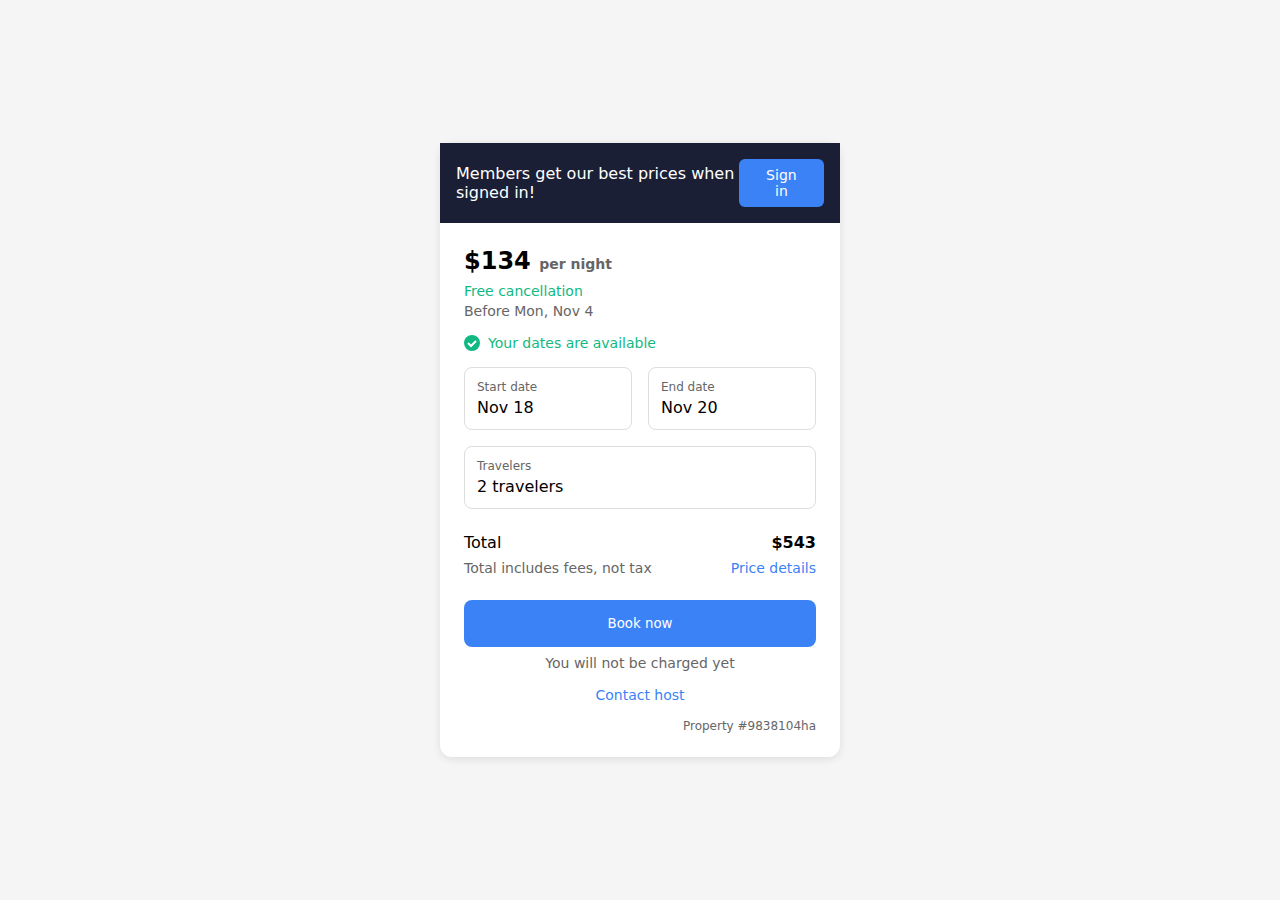
<file: booking-card1.html>
<!DOCTYPE html>
<html lang="en">
<head>
    <meta charset="UTF-8">
    <meta name="viewport" content="width=device-width, initial-scale=1.0">
    <title>Booking Interface</title>
    <style>
        * {
            margin: 0;
            padding: 0;
            box-sizing: border-box;
            font-family: system-ui, -apple-system, sans-serif;
        }

        body {
            display: flex;
            justify-content: center;
            align-items: center;
            min-height: 100vh;
            background-color: #f5f5f5;
            padding: 1rem;
        }

        .booking-card {
            width: 100%;
            max-width: 400px;
            background: white;
            border-radius: 12px;
            overflow: visible;
            box-shadow: 0 2px 8px rgba(0, 0, 0, 0.1);
            position: relative;
        }

        .member-banner {
            background-color: #1a1f36;
            color: white;
            padding: 1rem;
            display: flex;
            justify-content: space-between;
            align-items: center;
        }

        .sign-in-btn {
            background-color: #3b82f6;
            color: white;
            border: none;
            padding: 0.5rem 1.5rem;
            border-radius: 6px;
            cursor: pointer;
            font-size: 0.875rem;
        }

        .booking-content {
            padding: 1.5rem;
        }

        .price {
            font-size: 1.5rem;
            font-weight: bold;
            margin-bottom: 0.5rem;
        }

        .per-night {
            color: #666;
            font-size: 0.875rem;
        }

        .cancellation {
            color: #10b981;
            font-size: 0.875rem;
            margin-bottom: 0.5rem;
        }

        .cancellation-date {
            color: #666;
            font-size: 0.875rem;
            display: block;
            margin-top: 0.25rem;
        }

        .availability {
            display: flex;
            align-items: center;
            gap: 0.5rem;
            color: #10b981;
            font-size: 0.875rem;
            margin: 1rem 0;
        }

        .date-inputs {
            display: grid;
            grid-template-columns: 1fr 1fr;
            gap: 1rem;
            margin-bottom: 1rem;
        }

        .date-input {
            border: 1px solid #ddd;
            padding: 0.75rem;
            border-radius: 8px;
        }

        .date-label {
            font-size: 0.75rem;
            color: #666;
            margin-bottom: 0.25rem;
        }

        .travelers-input {
            border: 1px solid #ddd;
            padding: 0.75rem;
            border-radius: 8px;
            margin-bottom: 1.5rem;
            cursor: pointer;
        }

        .total-section {
            display: flex;
            justify-content: space-between;
            align-items: center;
            margin-bottom: 0.5rem;
        }

        .total-price {
            font-weight: bold;
        }

        .price-details {
            display: flex;
            justify-content: space-between;
            font-size: 0.875rem;
            color: #666;
            margin-bottom: 1.5rem;
        }

        .price-details a {
            color: #3b82f6;
            text-decoration: none;
        }

        .book-now-btn {
            width: 100%;
            background-color: #3b82f6;
            color: white;
            border: none;
            padding: 1rem;
            border-radius: 8px;
            font-weight: 500;
            cursor: pointer;
            margin-bottom: 0.5rem;
        }

        .no-charge {
            text-align: center;
            font-size: 0.875rem;
            color: #666;
            margin-bottom: 1rem;
        }

        .contact-host {
            display: block;
            text-align: center;
            color: #3b82f6;
            text-decoration: none;
            margin-bottom: 1rem;
            font-size: 0.875rem;
        }

        .property-id {
            text-align: right;
            font-size: 0.75rem;
            color: #666;
        }

        .checkmark {
            width: 16px;
            height: 16px;
            fill: #10b981;
        }

        /* Travelers Popup Styles */
        .travelers-popup {
            display: none;
            position: absolute;
            top: 301px;
            left: 0;
            right: 0;
            background: white;
            border-radius: 12px;
            box-shadow: 0 4px 12px rgba(0, 0, 0, 0.1);
            padding: 1.5rem;
            margin: 0.5rem;
            z-index: 1000;
        }

        .travelers-popup.active {
            display: block;
        }

        .traveler-row {
            display: flex;
            justify-content: space-between;
            align-items: center;
            margin-bottom: 1rem;
        }

        .traveler-type {
            font-weight: 500;
        }

        .counter-controls {
            display: flex;
            align-items: center;
            gap: 1rem;
        }

        .counter-btn {
            width: 28px;
            height: 28px;
            border: 1px solid #ddd;
            border-radius: 50%;
            display: flex;
            align-items: center;
            justify-content: center;
            background: white;
            cursor: pointer;
            font-size: 1.25rem;
            color: #666;
        }

        .counter-btn:disabled {
            opacity: 0.5;
            cursor: not-allowed;
        }

        .counter-value {
            min-width: 20px;
            text-align: center;
        }

        .pets-checkbox {
            margin: 1rem 0;
            display: flex;
            align-items: center;
            gap: 0.5rem;
        }

        .pets-checkbox input[type="checkbox"] {
            width: 16px;
            height: 16px;
        }

        .done-btn {
            width: 100%;
            background-color: #3b82f6;
            color: white;
            border: none;
            padding: 0.75rem;
            border-radius: 8px;
            font-weight: 500;
            cursor: pointer;
            margin-top: 1rem;
        }
    </style>
</head>
<body>
    <div class="booking-card">
        <div class="member-banner">
            <span>Members get our best prices when signed in!</span>
            <button class="sign-in-btn">Sign in</button>
        </div>
        
        <div class="booking-content">
            <div class="price">
                $134 <span class="per-night">per night</span>
            </div>

            <div class="cancellation">
                Free cancellation
                <span class="cancellation-date">Before Mon, Nov 4</span>
            </div>

            <div class="availability">
                <svg class="checkmark" viewBox="0 0 16 16">
                    <circle cx="8" cy="8" r="8" fill="currentColor"/>
                    <path d="M4 8l3 3l5-5" stroke="white" fill="none" stroke-width="2"/>
                </svg>
                Your dates are available
            </div>

            <div class="date-inputs">
                <div class="date-input">
                    <div class="date-label">Start date</div>
                    <div>Nov 18</div>
                </div>
                <div class="date-input">
                    <div class="date-label">End date</div>
                    <div>Nov 20</div>
                </div>
            </div>

            <div class="travelers-input" id="travelersInput">
                <div class="date-label">Travelers</div>
                <div id="travelersDisplay">2 travelers</div>
            </div>

            <div class="travelers-popup" id="travelersPopup">
                <div class="traveler-row">
                    <div class="traveler-type">Adults</div>
                    <div class="counter-controls">
                        <button class="counter-btn" onclick="updateCount('adults', -1)" id="adultsDecrement">-</button>
                        <span class="counter-value" id="adultsCount">2</span>
                        <button class="counter-btn" onclick="updateCount('adults', 1)" id="adultsIncrement">+</button>
                    </div>
                </div>
                <div class="traveler-row">
                    <div class="traveler-type">Children</div>
                    <div class="counter-controls">
                        <button class="counter-btn" onclick="updateCount('children', -1)" id="childrenDecrement">-</button>
                        <span class="counter-value" id="childrenCount">0</span>
                        <button class="counter-btn" onclick="updateCount('children', 1)" id="childrenIncrement">+</button>
                    </div>
                </div>
                <div class="pets-checkbox">
                    <input type="checkbox" id="petsCheckbox">
                    <label for="petsCheckbox">I am travelling with pets</label>
                </div>
                <button class="done-btn" onclick="closeTravelersPopup()">Done</button>
            </div>

            <div class="total-section">
                <span>Total</span>
                <span class="total-price">$543</span>
            </div>

            <div class="price-details">
                <span>Total includes fees, not tax</span>
                <a href="#">Price details</a>
            </div>

            <button class="book-now-btn">Book now</button>
            <div class="no-charge">You will not be charged yet</div>
            <a href="#" class="contact-host">Contact host</a>
            <div class="property-id">Property #9838104ha</div>
        </div>
    </div>

    <script>
        const travelersInput = document.getElementById('travelersInput');
        const travelersPopup = document.getElementById('travelersPopup');
        const travelersDisplay = document.getElementById('travelersDisplay');
        
        let counts = {
            adults: 2,
            children: 0
        };

        travelersInput.addEventListener('click', (event) => {
            event.stopPropagation();
            travelersPopup.classList.toggle('active');
        });

        function updateCount(type, change) {
            const newCount = counts[type] + change;
            
            if (type === 'adults') {
                if (newCount >= 1 && newCount <= 10) {
                    counts.adults = newCount;
                    document.getElementById('adultsCount').textContent = newCount;
                    document.getElementById('adultsDecrement').disabled = newCount <= 1;
                    document.getElementById('adultsIncrement').disabled = newCount >= 10;
                }
            } else {
                if (newCount >= 0 && newCount <= 10) {
                    counts.children = newCount;
                    document.getElementById('childrenCount').textContent = newCount;
                    document.getElementById('childrenDecrement').disabled = newCount <= 0;
                    document.getElementById('childrenIncrement').disabled = newCount >= 10;
                }
            }
            
            updateTravelersDisplay();
        }

        function updateTravelersDisplay() {
            const total = counts.adults + counts.children;
            travelersDisplay.textContent = `${total} traveler${total !== 1 ? 's' : ''}`;
        }

        function closeTravelersPopup() {
            travelersPopup.classList.remove('active');
        }

        // Close popup when clicking outside
        document.addEventListener('click', (event) => {
            if (!travelersPopup.contains(event.target) && !travelersInput.contains(event.target)) {
                closeTravelersPopup();
            }
        });

        // Prevent popup from closing when clicking inside it
        travelersPopup.addEventListener('click', (event) => {
            event.stopPropagation();
        });

        // Initialize button states
        document.getElementById('adultsDecrement').disabled = counts.adults <= 1;
        document.getElementById('childrenDecrement').disabled = counts.children <= 0;
    </script>
</body>
</html>
</file>
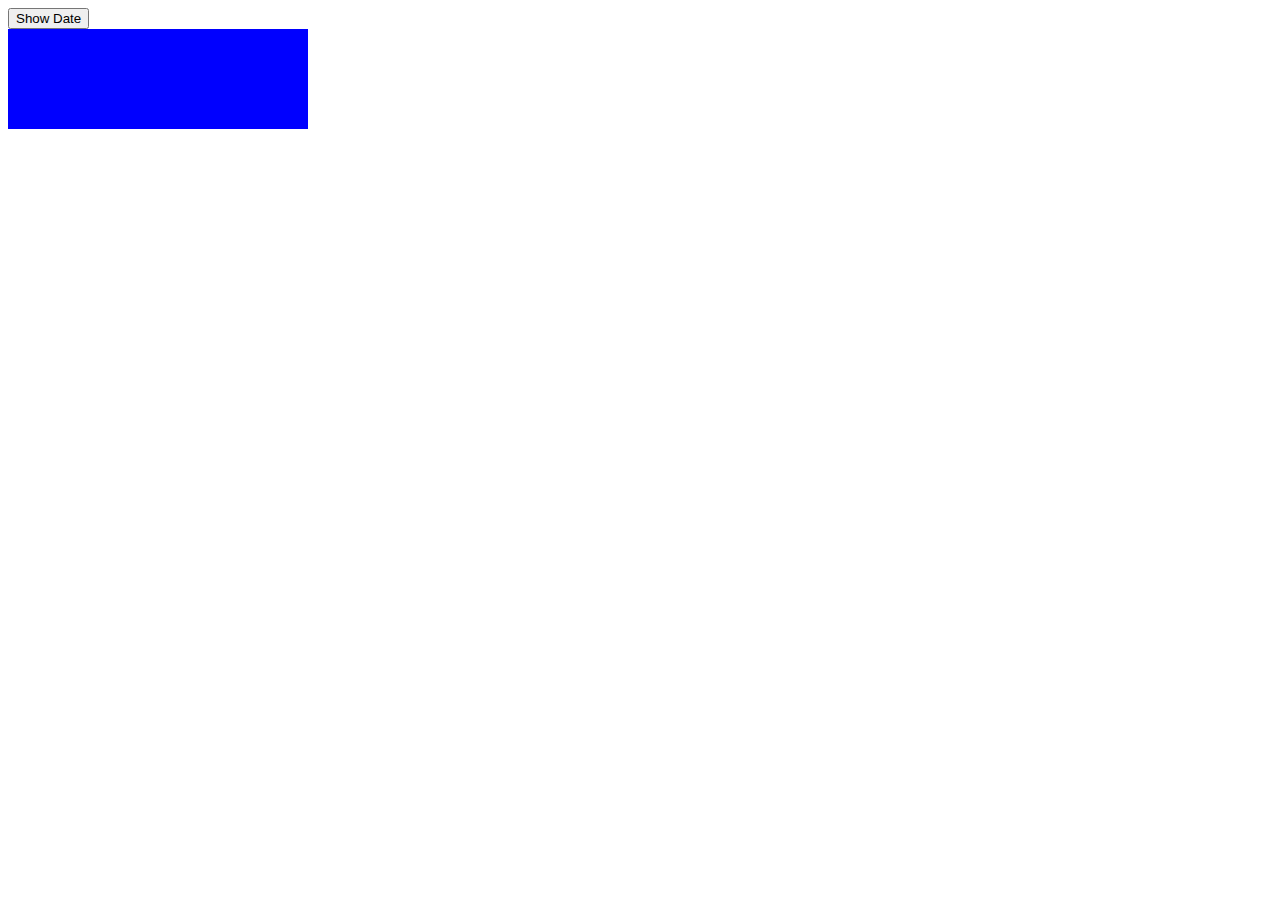
<file: button-1.html>
<!DOCTYPE html>
<html lang="en">
<head>
    <meta charset="UTF-8">
    <meta name="viewport" content="width=device-width, initial-scale=1.0">
    <title>Create a button interactive</title>
    <style>
        #date-display {
            width: 300px;
            height: 100px;
            background-color: blue;
        }
    </style>
</head>
<body>
    <div>
        <button class="show-date-button" onclick="showDate()">Show Date</button>
    </div>
    <div id="date-display"></div>
    <script>
        function showDate() {
            const now = new Date();
            const dateDisplay = document.getElementById('date-display');
            dateDisplay.textContent = now.toLocaleString();
        }
    </script>
</body>
</html>
</file>
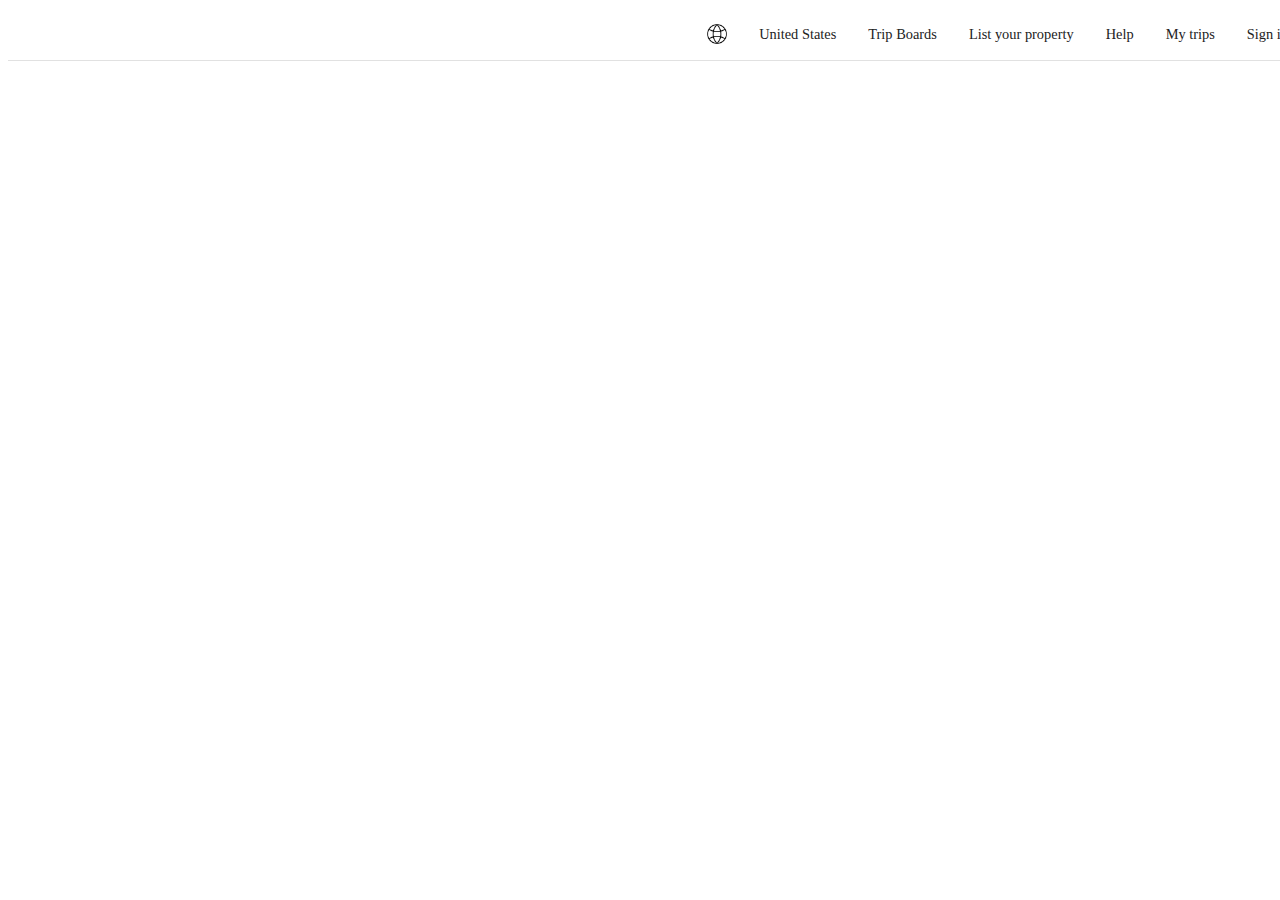
<file: index-interactive.html>
<!DOCTYPE html>
<html>
<head>
    <style>
        .header {
            padding: 1rem;
            border-bottom: 1px solid #e1e1e1;
            display: flex;
            justify-content: flex-end;
            gap: 2rem;
            align-items: center;
            width: 100%;
        }

        .header img {
            width: 20px;
        }

        .nav-link {
            text-decoration: none;
            color: #222;
            font-size: 0.9rem;
        }

        /* Region Dialog Styles */
        .region-modal {
            display: none;
            position: fixed;
            top: 0;
            left: 0;
            width: 100%;
            height: 100%;
            background-color: rgba(0, 0, 0, 0.5);
            z-index: 1000;
        }

        .region-dialog {
            position: fixed;
            top: 50%;
            left: 50%;
            transform: translate(-50%, -50%);
            background: white;
            padding: 20px;
            border-radius: 8px;
            width: 400px;
            box-shadow: 0 2px 10px rgba(0,0,0,0.1);
        }

        .dialog-header {
            font-size: 18px;
            font-weight: bold;
            margin-bottom: 15px;
        }

        .warning-icon {
            color: #ff8c00;
            margin-right: 8px;
        }

        .warning-message {
            color: #666;
            font-size: 14px;
            margin-bottom: 20px;
        }

        .region-select, .currency-select {
            width: 100%;
            padding: 10px;
            border: 1px solid #ddd;
            border-radius: 4px;
            margin-bottom: 20px;
        }

        .currency-select {
            color: #666;
            background-color: #f5f5f5;
        }

        .save-button {
            width: 100%;
            padding: 12px;
            background-color: #0071c2;
            color: white;
            border: none;
            border-radius: 4px;
            cursor: pointer;
            font-size: 16px;
        }

        .save-button:hover {
            background-color: #005999;
        }

        .select-group {
            margin-bottom: 10px;
        }

        .select-label {
            display: block;
            margin-bottom: 5px;
            color: #666;
            font-size: 14px;
        }
    </style>
</head>
<body>
    <header class="header">
        <img src="images/favicon_1.png" alt="">
        <a href="#" class="nav-link" id="region-selector">United States</a>
        <a href="#" class="nav-link">Trip Boards</a>
        <a href="#" class="nav-link">List your property</a>
        <a href="#" class="nav-link">Help</a>
        <a href="#" class="nav-link">My trips</a>
        <a href="#" class="nav-link">Sign in</a>
    </header>

    <!-- Region Selection Modal -->
    <div class="region-modal" id="regionModal">
        <div class="region-dialog">
            <div class="dialog-header">Display settings</div>
            <div class="warning-message">
                <span class="warning-icon">⚠️</span>
                Changing your region could change your rewards program
            </div>
            <div class="warning-message">
                To stay with your current rewards program, keep your region the same. One Key is currently only available in select regions.
            </div>
            <div class="select-group">
                <label class="select-label">Region</label>
                <select class="region-select" id="regionSelect" onchange="updateCurrency()">
                    <option value="us">United States</option>
                    <option value="pt">Portugal</option>
                    <option value="uk">United Kingdom</option>
                    <option value="fr">France</option>
                    <option value="de">Germany</option>
                </select>
            </div>
            <div class="select-group">
                <label class="select-label">Currency</label>
                <select class="currency-select" id="currencySelect" disabled>
                    <option value="USD">US Dollar (USD)</option>
                    <option value="EUR">Euro (EUR)</option>
                    <option value="GBP">British Pound (GBP)</option>
                </select>
            </div>
            <button class="save-button" onclick="saveRegion()">Save</button>
        </div>
    </div>

    <script>
        const regionSelector = document.getElementById('region-selector');
        const regionModal = document.getElementById('regionModal');
        const regionSelect = document.getElementById('regionSelect');
        const currencySelect = document.getElementById('currencySelect');

        const regionCurrencyMap = {
            'us': 'USD',
            'pt': 'EUR',
            'fr': 'EUR',
            'de': 'EUR',
            'uk': 'GBP'
        };

        function updateCurrency() {
            const selectedRegion = regionSelect.value;
            const currency = regionCurrencyMap[selectedRegion];
            
            // Find and select the corresponding currency option
            for(let i = 0; i < currencySelect.options.length; i++) {
                if(currencySelect.options[i].value === currency) {
                    currencySelect.selectedIndex = i;
                    break;
                }
            }
        }

        regionSelector.addEventListener('click', function(e) {
            e.preventDefault();
            regionModal.style.display = 'block';
            updateCurrency(); // Update currency when dialog opens
        });

        function saveRegion() {
            const selectedRegion = regionSelect.options[regionSelect.selectedIndex].text;
            regionSelector.textContent = selectedRegion;
            regionModal.style.display = 'none';
        }

        // Close modal when clicking outside the dialog
        regionModal.addEventListener('click', function(e) {
            if (e.target === regionModal) {
                regionModal.style.display = 'none';
            }
        });

        // Initial currency update
        updateCurrency();
    </script>
</body>
</html>
</file>
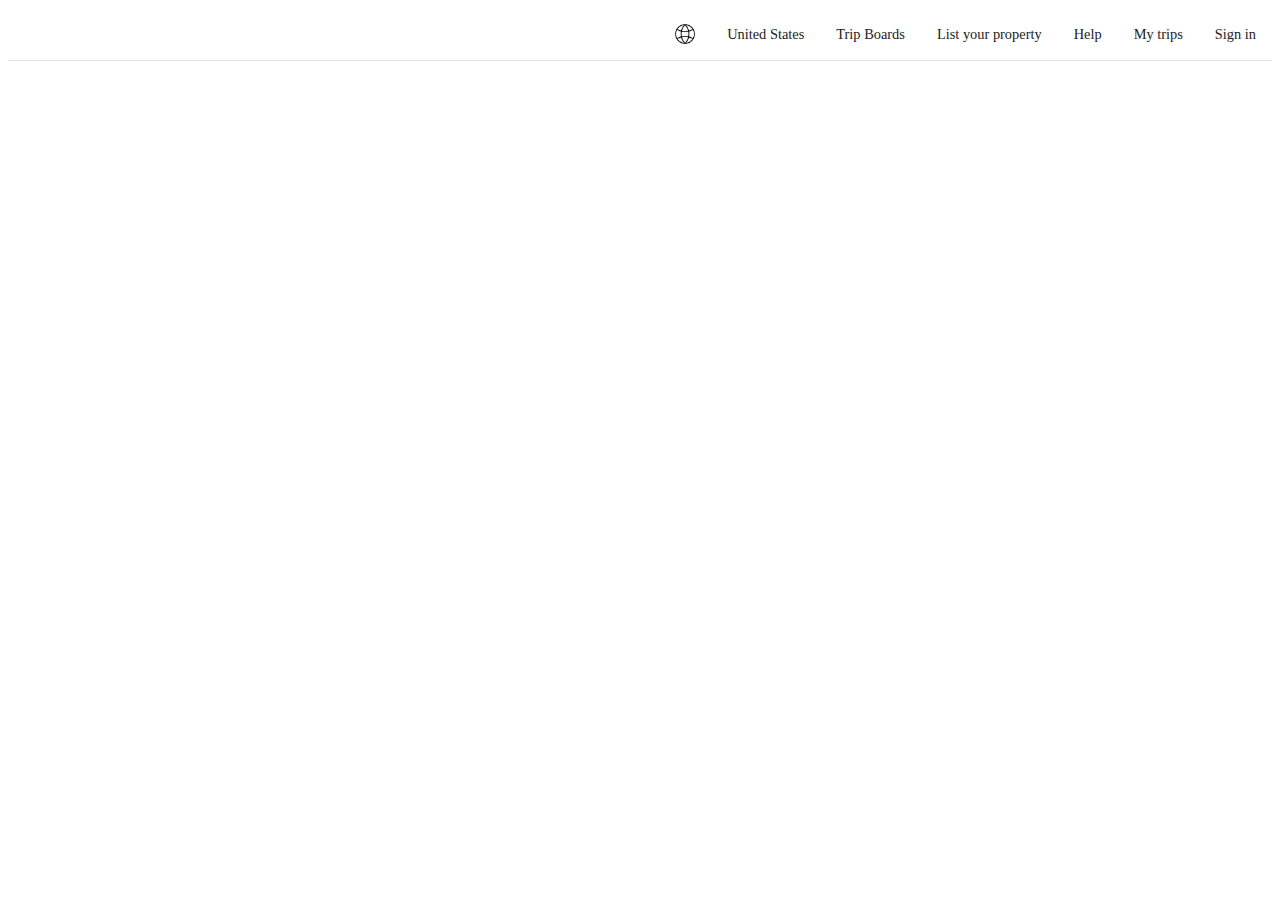
<file: region-change1.html>
<!DOCTYPE html>
<html>
<head>
    <style>
        .header {
            padding: 1rem;
            border-bottom: 1px solid #e1e1e1;
            display: flex;
            justify-content: flex-end;
            gap: 2rem;
            align-items: center;
        }

        .header img {
            width: 20px;
        }

        .nav-link {
            text-decoration: none;
            color: #222;
            font-size: 0.9rem;
        }

        /* Region Dialog Styles */
        .region-modal {
            display: none;
            position: fixed;
            top: 0;
            left: 0;
            width: 100%;
            height: 100%;
            background-color: rgba(0, 0, 0, 0.5);
            z-index: 1000;
        }

        .region-dialog {
            position: fixed;
            top: 50%;
            left: 50%;
            transform: translate(-50%, -50%);
            background: white;
            padding: 40px 20px 20px 20px; /* Increased top padding to create space for dismiss button */
            border-radius: 8px;
            width: 400px;
            box-shadow: 0 2px 10px rgba(0,0,0,0.1);
            position: relative; /* For absolute positioning of the dismiss button */
        }

        .dialog-header {
            font-size: 18px;
            font-weight: bold;
            margin-bottom: 15px;
        }

        .warning-icon {
            color: #ff8c00;
            margin-right: 8px;
        }

        .warning-message {
            color: #666;
            font-size: 14px;
            margin-bottom: 20px;
        }

        .region-select, .currency-select {
            width: 100%;
            padding: 10px;
            border: 1px solid #ddd;
            border-radius: 4px;
            margin-bottom: 20px;
        }

        .currency-select {
            color: #666;
            background-color: #f5f5f5;
        }

        .save-button {
            width: 100%;
            padding: 12px;
            background-color: #0071c2;
            color: white;
            border: none;
            border-radius: 4px;
            cursor: pointer;
            font-size: 16px;
        }

        .save-button:hover {
            background-color: #005999;
        }

        .select-group {
            margin-bottom: 10px;
        }

        .select-label {
            display: block;
            margin-bottom: 5px;
            color: #666;
            font-size: 14px;
        }

        /* Dismiss Button */
        .dismiss-button {
            position: absolute;
            top: 10px;
            left: 10px;
            background: none;
            border: none;
            font-size: 24px;
            color: #333;
            cursor: pointer;
        }

        .dismiss-button:hover {
            color: #0071c2;
        }
    </style>
</head>
<body>
    <header class="header">
        <img src="images/favicon_1.png" alt="">
        <a href="#" class="nav-link" id="region-selector">United States</a>
        <a href="#" class="nav-link">Trip Boards</a>
        <a href="#" class="nav-link">List your property</a>
        <a href="#" class="nav-link">Help</a>
        <a href="#" class="nav-link">My trips</a>
        <a href="#" class="nav-link">Sign in</a>
    </header>

    <!-- Region Selection Modal -->
    <div class="region-modal" id="regionModal">
        <div class="region-dialog">
            <!-- Dismiss button -->
            <button class="dismiss-button" id="dismissButton">×</button>

            <div class="dialog-header">Display settings</div>
            <div class="warning-message">
                <span class="warning-icon">⚠️</span>
                Changing your region could change your rewards program
            </div>
            <div class="warning-message">
                To stay with your current rewards program, keep your region the same. One Key is currently only available in select regions.
            </div>
            <div class="select-group">
                <label class="select-label">Region</label>
                <select class="region-select" id="regionSelect" onchange="updateCurrency()">
                    <option value="us">United States</option>
                    <option value="pt">Portugal</option>
                    <option value="uk">United Kingdom</option>
                    <option value="fr">France</option>
                    <option value="de">Germany</option>
                </select>
            </div>
            <div class="select-group">
                <label class="select-label">Currency</label>
                <select class="currency-select" id="currencySelect" disabled>
                    <option value="USD">US Dollar (USD)</option>
                    <option value="EUR">Euro (EUR)</option>
                    <option value="GBP">British Pound (GBP)</option>
                </select>
            </div>
            <button class="save-button" onclick="saveRegion()">Save</button>
        </div>
    </div>

    <script>
        const regionSelector = document.getElementById('region-selector');
        const regionModal = document.getElementById('regionModal');
        const regionSelect = document.getElementById('regionSelect');
        const currencySelect = document.getElementById('currencySelect');
        const dismissButton = document.getElementById('dismissButton');

        const regionCurrencyMap = {
            'us': 'USD',
            'pt': 'EUR',
            'fr': 'EUR',
            'de': 'EUR',
            'uk': 'GBP'
        };

        function updateCurrency() {
            const selectedRegion = regionSelect.value;
            const currency = regionCurrencyMap[selectedRegion];
            
            // Find and select the corresponding currency option
            for(let i = 0; i < currencySelect.options.length; i++) {
                if(currencySelect.options[i].value === currency) {
                    currencySelect.selectedIndex = i;
                    break;
                }
            }
        }

        regionSelector.addEventListener('click', function(e) {
            e.preventDefault();
            regionModal.style.display = 'block';
            updateCurrency(); // Update currency when dialog opens
        });

        function saveRegion() {
            const selectedRegion = regionSelect.options[regionSelect.selectedIndex].text;
            regionSelector.textContent = selectedRegion;
            regionModal.style.display = 'none';
        }

        // Close modal when clicking outside the dialog
        regionModal.addEventListener('click', function(e) {
            if (e.target === regionModal) {
                regionModal.style.display = 'none';
            }
        });

        // Close modal when dismiss button is clicked
        dismissButton.addEventListener('click', function() {
            regionModal.style.display = 'none';
        });

        // Initial currency update
        updateCurrency();
    </script>
</body>
</html>
</file>
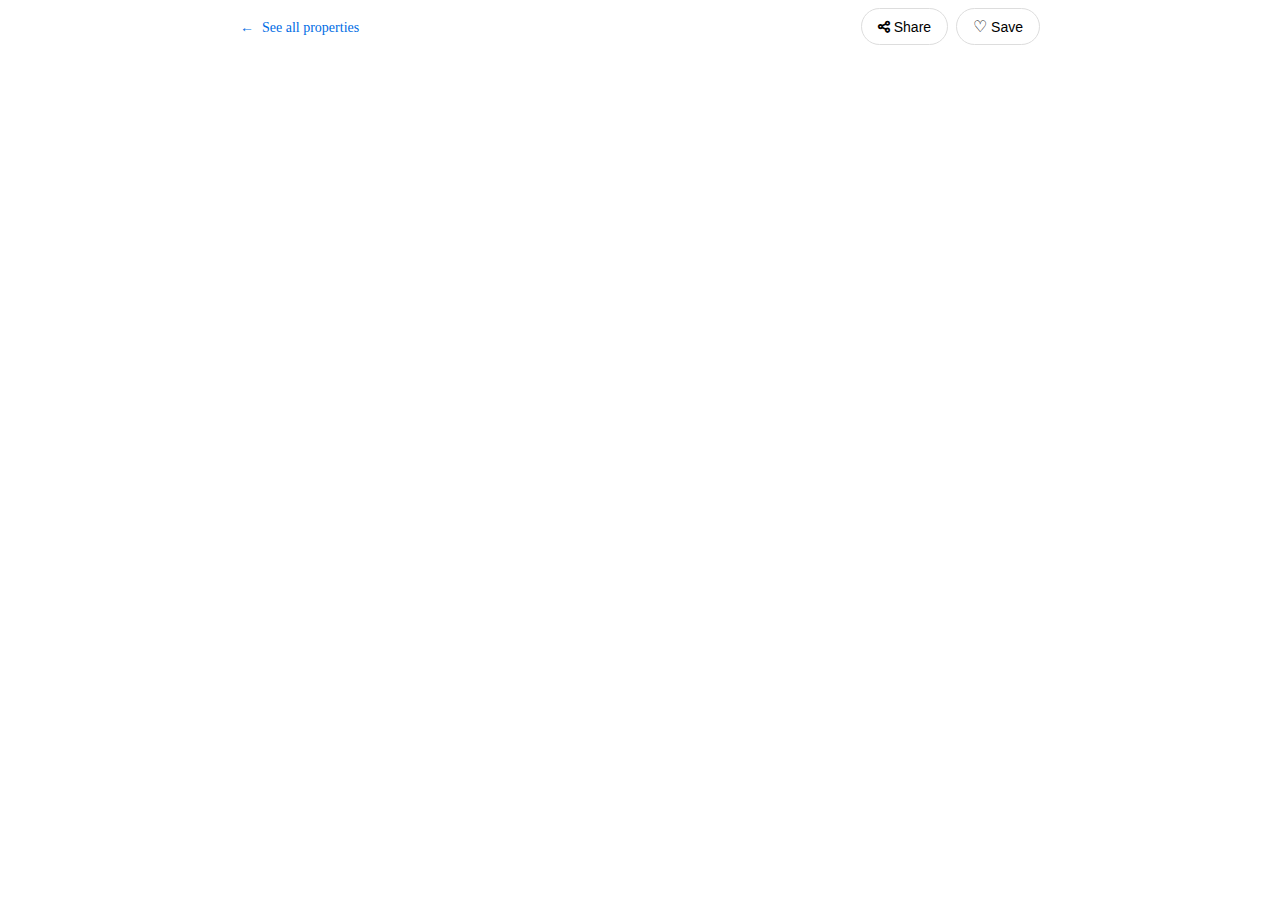
<file: save-icon-functionality.html>
<!DOCTYPE html>
<html lang="en">
<head>
    <meta charset="UTF-8">
    <meta name="viewport" content="width=device-width, initial-scale=1.0">
    <title>Image Gallery with Save Button</title>
    <link href="https://cdnjs.cloudflare.com/ajax/libs/font-awesome/6.0.0-beta3/css/all.min.css" rel="stylesheet"> <!-- FontAwesome CDN -->
    <style>
        /* Container for save and share buttons */
        .save-and-share-container {
            display: flex;
            justify-content: space-between;
            align-items: center;
            padding: 16px 40px;
            max-width: 800px;
            margin: 0px auto;
            margin-top: 3px;
            margin-bottom: 3px;
            padding-top: 0;
            padding-bottom: 0;
        }

        /* Style for the "Back Link" */
        .back-link {
            color: #006ce4;
            text-decoration: none;
            font-size: 14px;
        }

        .back-link::before {
            content: "←";
            margin-right: 8px;
        }

        /* Button group container */
        .button-group {
            display: flex;
            gap: 8px;
        }

        /* Common style for both buttons */
        .share-button, .save-button {
            padding: 8px 16px;
            border-radius: 20px;
            font-size: 14px;
            cursor: pointer;
            background-color: white;
            display: flex;
            align-items: center;
            gap: 4px;
        }

        /* Style for the Share button */
        .share-button {
            border: 1px solid #dddddd;
        }

        /* Style for the Save button */
        .save-button {
            border: 1px solid #dddddd;
        }

        .save-button::before {
            content: "♡";
            font-size: 16px;
            color: #000; /* Default color */
        }

        /* Style for when the button is liked */
        .save-button.liked::before {
            content: "❤️"; /* Red heart when liked */
            color: red;
        }
    </style>
</head>
<body>

    <!-- Save and Share Section -->
    <div class="save-and-share-container">
        <div>
            <a href="#" class="back-link">See all properties</a>
        </div>
        <div class="button-group">
            <!-- Share Button with Share Icon -->
            <button class="share-button">
                <i class="fas fa-share-alt"></i> Share
            </button>
            <!-- Save Button -->
            <button class="save-button" id="saveButton">
                Save
            </button>
        </div>
    </div>

    <script>
        // Wait for the page to load and check the saved state of the button
        window.onload = function() {
            const saveButton = document.getElementById("saveButton");
            
            // Check if the "liked" state is stored in localStorage
            if (localStorage.getItem("isLiked") === "true") {
                saveButton.classList.add("liked"); // Apply the liked class if true
            }
            
            // Event listener for the Save button
            saveButton.addEventListener("click", function() {
                // Toggle the "liked" state on the button
                saveButton.classList.toggle("liked");
                
                // Save the state to localStorage (true if liked, false if not)
                if (saveButton.classList.contains("liked")) {
                    localStorage.setItem("isLiked", "true");
                } else {
                    localStorage.setItem("isLiked", "false");
                }
            });
        };
    </script>
</body>
</html>
</file>
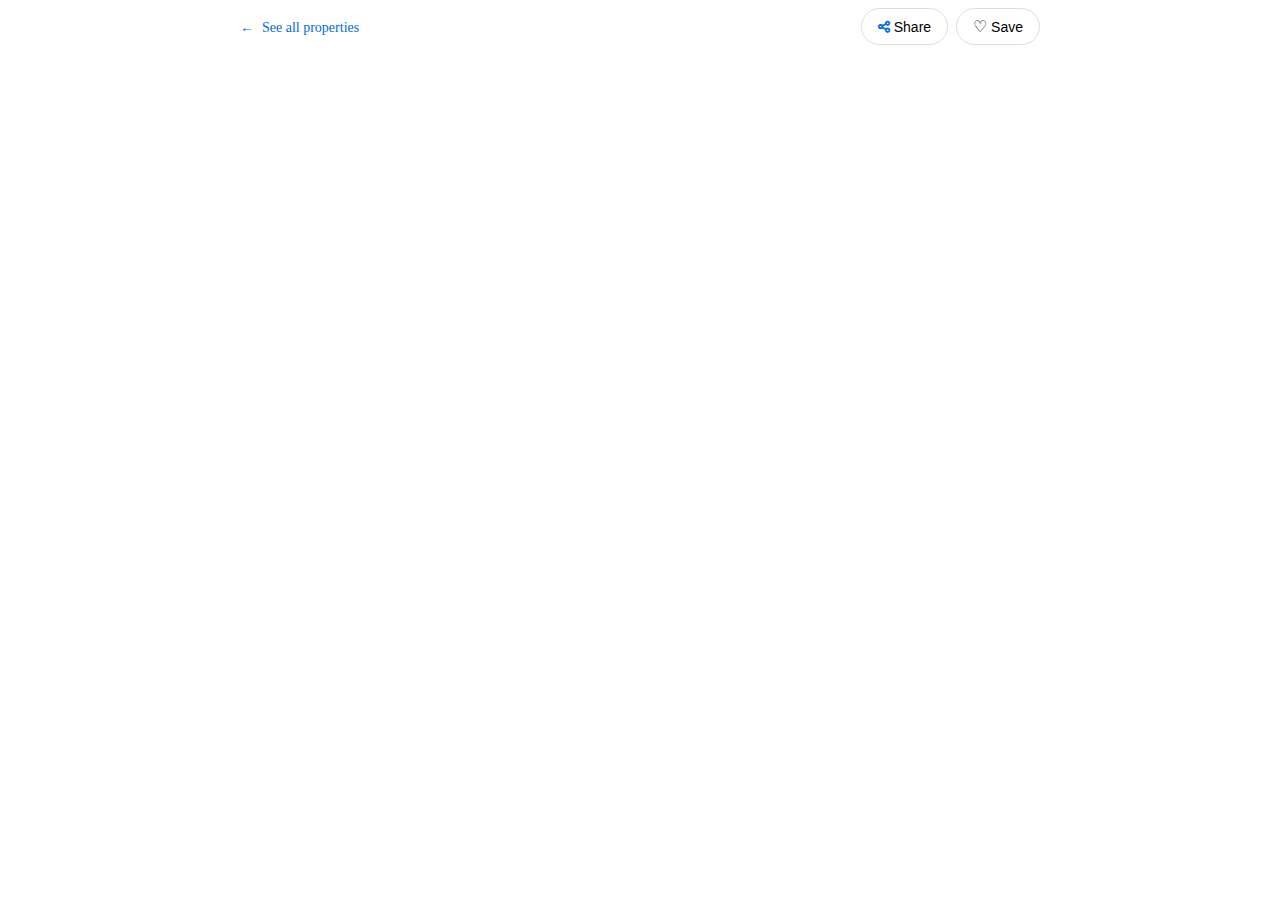
<file: save-icon-functionality2.html>
<!DOCTYPE html>
<html lang="en">
<head>
    <meta charset="UTF-8">
    <meta name="viewport" content="width=device-width, initial-scale=1.0">
    <title>Save and Share Example</title>
    <!-- Include FontAwesome CDN for icons -->
    <link href="https://cdnjs.cloudflare.com/ajax/libs/font-awesome/6.0.0-beta3/css/all.min.css" rel="stylesheet">
    <style>
       /* Container for save and share buttons */
        .save-and-share-container {
            display: flex;
            justify-content: space-between;
            align-items: center;
            padding: 16px 40px;
            max-width: 800px;
            margin: 0px auto;
            margin-top: 3px;
            margin-bottom: 3px;
            padding-top: 0;
            padding-bottom: 0;
        }

        /* Style for the "Back Link" */
        .back-link {
            color: #006ce4;
            text-decoration: none;
            font-size: 14px;
        }

        .back-link::before {
            content: "←";
            margin-right: 8px;
        }

        /* Button group container */
        .button-group {
            display: flex;
            gap: 8px;
        }

        /* Common style for both buttons */
        .share-button, .save-button {
            padding: 8px 16px;
            border-radius: 20px;
            font-size: 14px;
            cursor: pointer;
            background-color: white;
            display: flex;
            align-items: center;
            gap: 4px;
        }

        /* Style for the Share button */
        .share-button {
            border: 1px solid #dddddd;
        }

        /* Style for the Save button */
        .save-button {
            border: 1px solid #dddddd;
        }

        .save-button::before {
            content: "♡";
            font-size: 16px;
            color: #000; /* Default color */
        }

        /* Style for when the button is liked */
        .save-button.liked::before {
            content: "❤️"; /* Red heart when liked */
            color: red;
        }

        /* Share button icon color (blue) */
        .share-button i {
            color: #006ce4; /* Blue color for the icon */
        }

        /* Styles for the Share Popup */
        .share-popup {
            display: none;
            position: fixed;
            top: 0;
            left: 0;
            width: 100%;
            height: 100%;
            background-color: rgba(0, 0, 0, 0.5); /* Semi-transparent background */
            justify-content: center;
            align-items: center;
            z-index: 1000;
        }

        .popup-content {
            background-color: white;
            padding: 20px;
            border-radius: 8px;
            width: 80%;
            max-width: 400px;
            text-align: center;
            position: relative;
        }

        .popup-content h3 {
            margin-bottom: 20px;
        }

        /* Grid layout for share options (without background) */
        .share-options {
            display: grid;
            grid-template-columns: 1fr 1fr;
            gap: 10px;
            padding: 0; /* Ensure no padding in the grid */
            background-color: transparent; /* Remove background from container */
        }

        /* Share option (no background color) */
        .share-option {
            padding: 10px;
            border-radius: 8px;
            cursor: pointer;
            transition: background-color 0.3s;
            text-align: center;
            background-color: transparent; /* Remove background */
        }

        .share-option:hover {
            background-color: #ddd; /* Keep hover effect */
        }

        .share-option img {
            width: 50px;
            height: 50px;
            margin-bottom: 8px;
            background-color: transparent;
            border-radius: 0; /* Optional: Remove border-radius around images */
        }

        .share-option i {
            margin-bottom: 8px;
            font-size: 24px;
        }

        /* Close button in top left corner */
        .dismiss-popup {
            background: none;
            border: none;
            font-size: 24px;
            color: #333;
            cursor: pointer;
            position: absolute;
            top: 10px;
            left: 10px;
        }

        /* Styles for the copy link button */
        #copyLinkButton {
            display: block;
            padding: 10px;
            background-color: #007bff;
            color: white;
            border-radius: 8px;
            cursor: pointer;
            text-align: center;
            margin-top: 15px;
            width: auto; /* Ensure button is the appropriate size */
            max-width: 200px; /* Optional: limit the width */
            margin-left: auto; /* Center the button */
            margin-right: auto; /* Center the button */
        }
        #copyLinkButton:hover {
            background-color: #0056b3;
        }
    </style>
</head>
<body>

    <!-- Save and Share Section -->
    <div class="save-and-share-container">
        <div>
            <a href="#" class="back-link">See all properties</a>
        </div>
        <div class="button-group">
            <!-- Share Button with Upload Icon (Blue) -->
            <button class="share-button" id="shareButton">
                <i class="fas fa-share-alt"></i> Share
            </button>
            <!-- Save Button -->
            <button class="save-button" id="saveButton">
                Save
            </button>
        </div>
    </div>

    <!-- Share Popup Modal -->
    <div class="share-popup" id="sharePopup">
        <div class="popup-content">
            <button class="dismiss-popup" id="dismissPopup">×</button>
            <h3>Share</h3>
            <div class="share-options">
                <!-- Sharing options with images and text -->
                <div class="share-option">
                    <img src="images/facebook.png" alt="Facebook">
                    <div>Facebook</div>
                </div>
                <div class="share-option">
                    <img src="images/whatsapp.png" alt="WhatsApp">
                    <div>WhatsApp</div>
                </div>
                <div class="share-option">
                    <img src="images/messenger.png" alt="Messenger">
                    <div>Messenger</div>
                </div>
                <div class="share-option">
                    <img src="images/x.png" alt="Twitter">
                    <div>X (Twitter)</div>
                </div>
            </div>
            <!-- Copy Link Button -->
            <div class="share-option" id="copyLinkButton">
                <i class="fas fa-copy"></i> Copy Link
            </div>
        </div>
    </div>

    <script>
        // Wait for the page to load and check the saved state of the button
        window.onload = function() {
            const saveButton = document.getElementById("saveButton");
            
            // Check if the "liked" state is stored in localStorage
            if (localStorage.getItem("isLiked") === "true") {
                saveButton.classList.add("liked"); // Apply the liked class if true
            }
            
            // Event listener for the Save button
            saveButton.addEventListener("click", function() {
                // Toggle the "liked" state on the button
                saveButton.classList.toggle("liked");
                
                // Save the state to localStorage (true if liked, false if not)
                if (saveButton.classList.contains("liked")) {
                    localStorage.setItem("isLiked", "true");
                } else {
                    localStorage.setItem("isLiked", "false");
                }
            });

            // Get the share popup and the share button
            const sharePopup = document.getElementById("sharePopup");
            const shareButton = document.getElementById("shareButton");
            const dismissPopupButton = document.getElementById("dismissPopup");
            const copyLinkButton = document.getElementById("copyLinkButton");

            // Show the share popup when the share button is clicked
            shareButton.addEventListener("click", function() {
                sharePopup.style.display = "flex"; // Show the popup
            });

            // Close the popup when the dismiss button is clicked
            dismissPopupButton.addEventListener("click", function() {
                sharePopup.style.display = "none"; // Hide the popup
            });

            // Close the popup when clicking outside the modal content
            sharePopup.addEventListener("click", function(e) {
                if (e.target === sharePopup) {
                    sharePopup.style.display = "none";
                }
            });

            // Copy current URL to clipboard when Copy Link is clicked
            copyLinkButton.addEventListener("click", function() {
                const currentUrl = window.location.href; // Get the current page URL
                navigator.clipboard.writeText(currentUrl).then(function() {
                    alert("Link copied to clipboard!"); // Notify user
                }, function(err) {
                    alert("Failed to copy link: " + err);
                });
            });
        };
    </script>
</body>
</html>
</file>
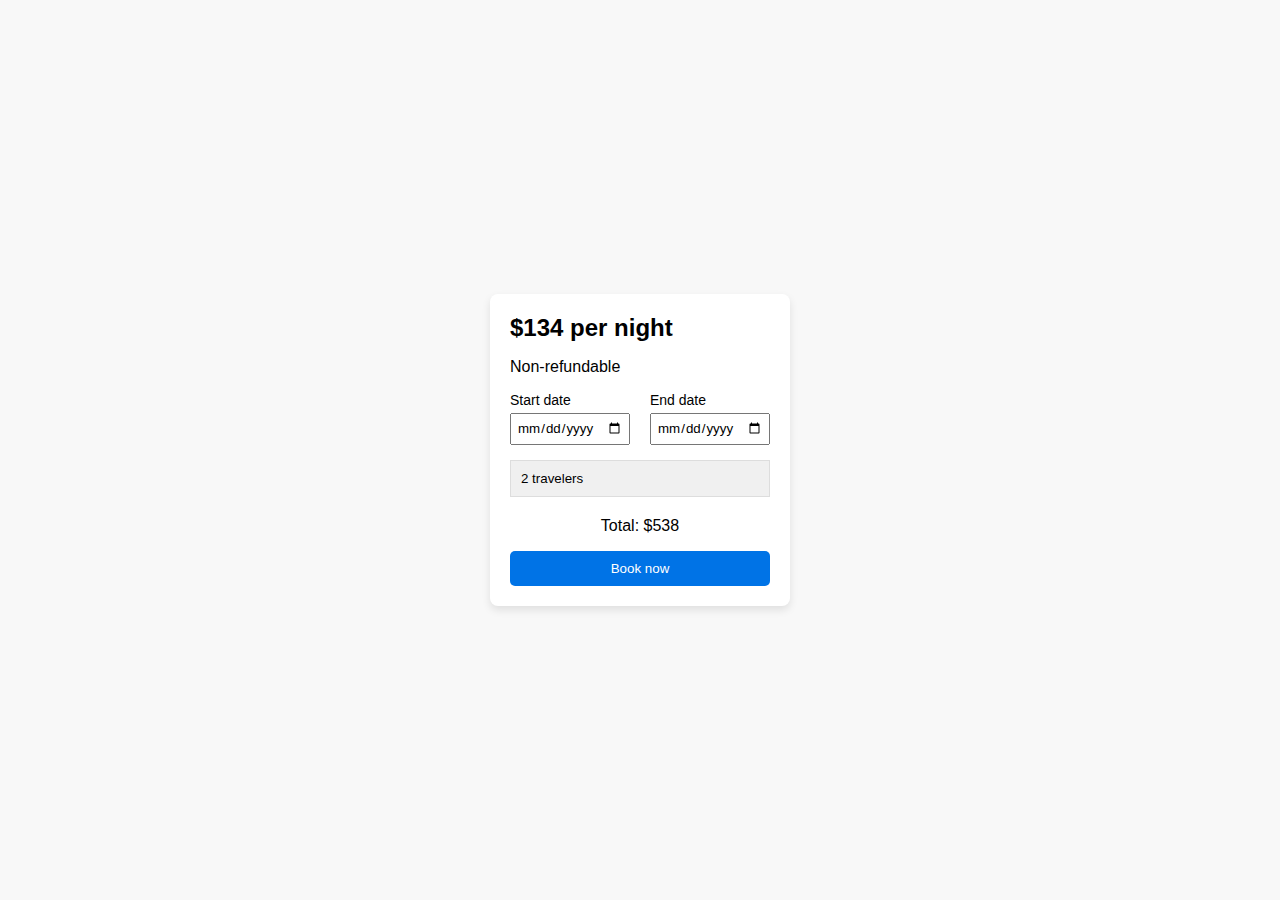
<file: travelers_selection.html>
<!DOCTYPE html>
<html lang="en">
<head>
  <meta charset="UTF-8">
  <meta name="viewport" content="width=device-width, initial-scale=1.0">
  <title>Booking Page</title>
  <link rel="stylesheet" href="style.css">
</head>
<body>
  <div class="booking-container">
    <div class="price-section">
      <h2>$134 per night</h2>
      <p>Non-refundable</p>
      <div class="dates">
        <div class="date">
          <label>Start date</label>
          <input type="date" id="startDate">
        </div>
        <div class="date">
          <label>End date</label>
          <input type="date" id="endDate">
        </div>
      </div>
      <div class="travelers">
        <button id="travelerBtn">2 travelers</button>
        <div id="travelerDropdown" class="dropdown">
          <div class="counter">
            <label>Adults</label>
            <button class="decrement" onclick="updateCount('adults', -1)">-</button>
            <span id="adultsCount">2</span>
            <button class="increment" onclick="updateCount('adults', 1)">+</button>
          </div>
          <div class="counter">
            <label>Children</label>
            <button class="decrement" onclick="updateCount('children', -1)">-</button>
            <span id="childrenCount">0</span>
            <button class="increment" onclick="updateCount('children', 1)">+</button>
          </div>
          <button id="doneBtn" onclick="closeDropdown()">Done</button>
        </div>
      </div>
      <div class="total">
        <p>Total: $538</p>
        <button class="book-now">Book now</button>
      </div>
    </div>
  </div>
  <script src="script1.js"></script>
</body>
</html>
</file>
<file: style.css>
* {
    box-sizing: border-box;
    font-family: Arial, sans-serif;
  }
  
  body {
    display: flex;
    justify-content: center;
    align-items: center;
    height: 100vh;
    margin: 0;
    background-color: #f8f8f8;
  }
  
  .booking-container {
    background: white;
    padding: 20px;
    border-radius: 8px;
    width: 300px;
    box-shadow: 0 4px 8px rgba(0, 0, 0, 0.1);
  }
  
  .price-section h2 {
    font-size: 24px;
    margin: 0;
  }
  
  .dates, .travelers {
    display: flex;
    justify-content: space-between;
    margin: 15px 0;
  }
  
  .date label {
    display: block;
    font-size: 14px;
  }
  
  .date input {
    margin-top: 5px;
    padding: 5px;
    width: 120px;
  }
  
  #travelerBtn {
    background: #f0f0f0;
    padding: 10px;
    border: 1px solid #ddd;
    cursor: pointer;
    width: 100%;
    text-align: left;
  }
  
  .dropdown {
    display: none;
    background: white;
    border: 1px solid #ddd;
    border-radius: 5px;
    padding: 10px;
    margin-top: 5px;
    position: absolute;
    width: 250px;
    z-index: 10;
  }
  
  .counter {
    display: flex;
    align-items: center;
    justify-content: space-between;
    margin: 10px 0;
  }
  
  .counter button {
    background: #f0f0f0;
    border: none;
    font-size: 18px;
    padding: 5px 10px;
    cursor: pointer;
  }
  
  #doneBtn {
    background-color: #0073e6;
    color: white;
    padding: 10px;
    border: none;
    border-radius: 5px;
    cursor: pointer;
    width: 100%;
  }
  
  .total {
    text-align: center;
    margin-top: 20px;
  }
  
  .book-now {
    background-color: #0073e6;
    color: white;
    padding: 10px;
    border: none;
    border-radius: 5px;
    cursor: pointer;
    width: 100%;
  }
</file>
